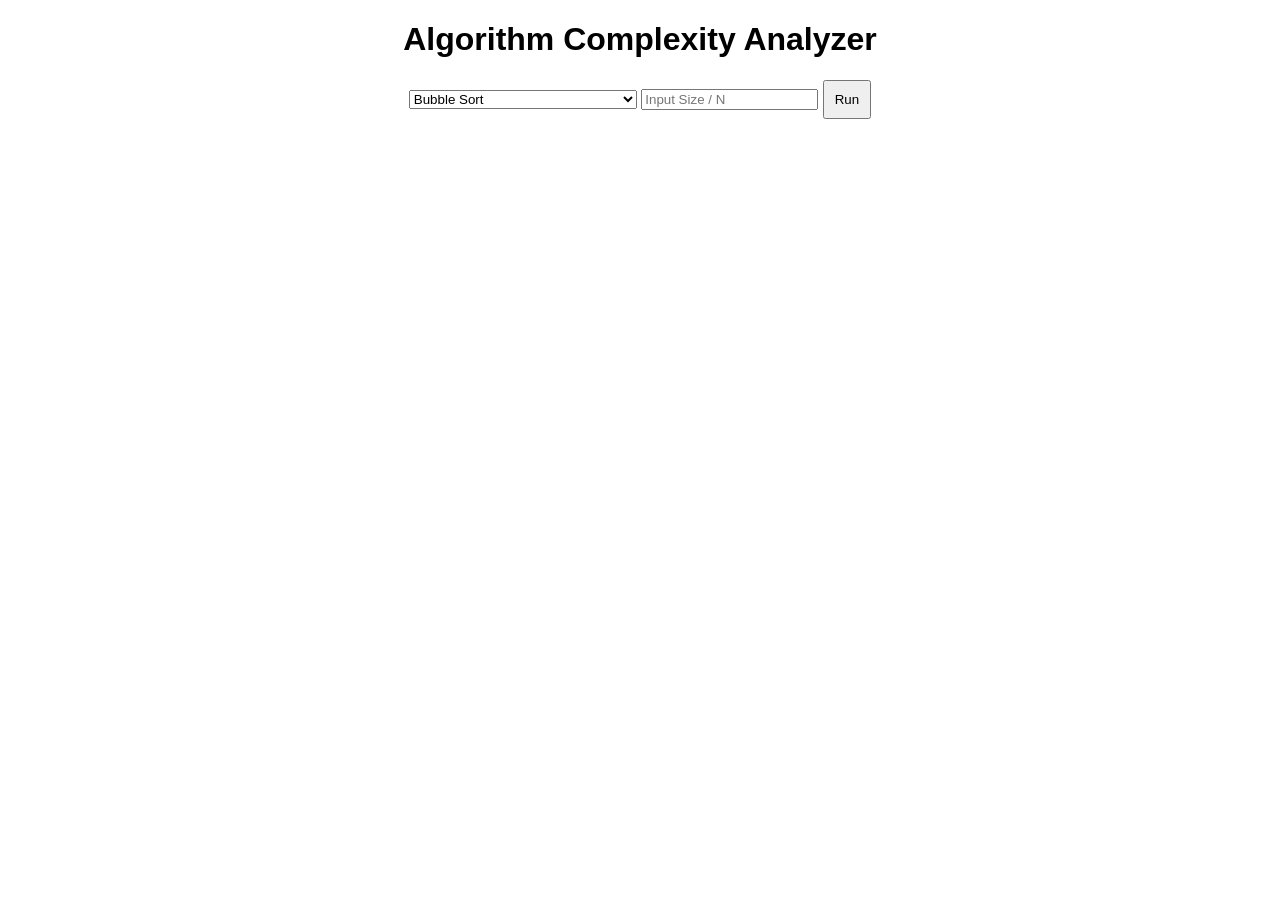
<file: frontend/index.html>
<!DOCTYPE html>
<html>
<head>
    <title>Complexity Analyzer</title>
    <link rel="stylesheet" href="style.css">
</head>
<body>

    <h1>Algorithm Complexity Analyzer</h1>

    <select id="algorithm">
        <option value="bubble">Bubble Sort</option>
        <option value="merge">Merge Sort</option>
        <option value="binary_search">Binary Search</option>
        <option value="linear_search">Linear Search</option>
        <option value="fib_recursive">Fibonacci (Recursive)</option>
        <option value="fib_dp">Fibonacci (Dynamic Programming)</option>
    </select>

    <input type="number" id="size" placeholder="Input Size / N">

    <button onclick="runAlgorithm()">Run</button>

    <p id="result"></p>

    <!-- Scripts -->
    <script src="algorithms.js"></script>
    <script src="script.js"></script>
</body>
</html>
</file>
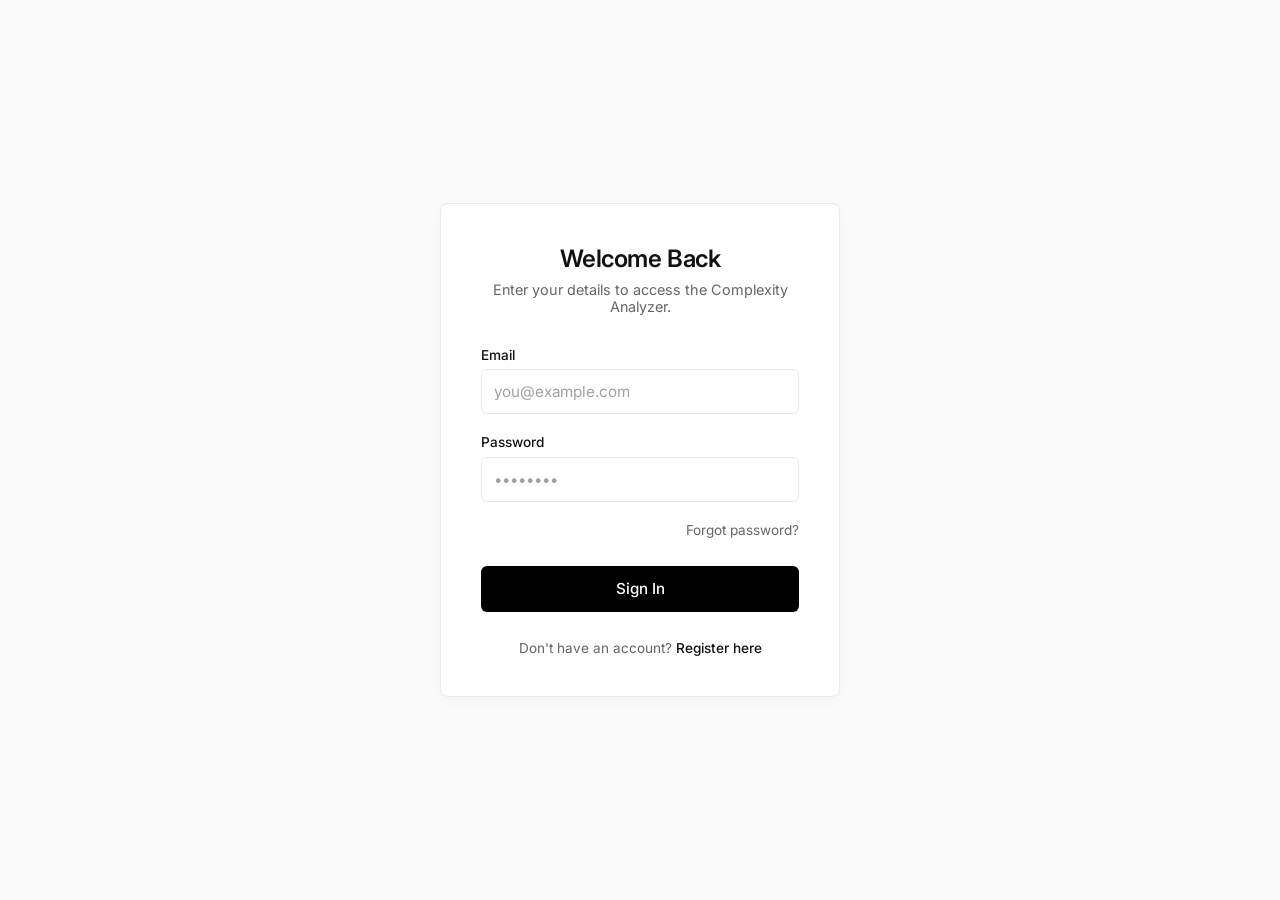
<file: frontend/pages/index.html>
<!DOCTYPE html>
<html lang="en">
<head>
    <meta charset="UTF-8">
    <meta name="viewport" content="width=device-width, initial-scale=1.0">
    <meta name="description" content="Login to Complexity Analyzer">
    <title>Login - Complexity Analyzer</title>
    
    <link rel="preconnect" href="https://fonts.googleapis.com">
    <link rel="preconnect" href="https://fonts.gstatic.com" crossorigin>
    <link href="https://fonts.googleapis.com/css2?family=Inter:wght@300;400;500;600&display=swap" rel="stylesheet">
    <link rel="stylesheet" href="../styles/login.css">
</head>
<body> <!-- Login and Registration Container -->
    <div class="login-container">
        <!-- Login View -->
        <div id="loginView">
            <div class="login-header">
                <h1>Welcome Back</h1>
                <p>Enter your details to access the Complexity Analyzer.</p>
            </div>
            
            <form id="loginForm" class="login-form">
                <div class="input-group">
                    <label for="email">Email</label>
                    <input type="email" id="email" name="email" placeholder="you@example.com" required>
                </div>
                
                <div class="input-group">
                    <label for="password">Password</label>
                    <input type="password" id="password" name="password" placeholder="••••••••" required>
                </div>
                
                <div class="form-actions">
                    <a href="#" class="forgot-password" id="showForgotBtn">Forgot password?</a>
                </div>
                
                <button type="submit" class="btn-login" id="loginBtn">Sign In</button>
            </form>
            
            <div class="register-prompt">
                <p>Don't have an account? <a href="#" id="showRegisterBtn">Register here</a></p>
            </div>
        </div>

        <!-- Register View -->
        <div id="registerView" style="display: none;">
            <div class="login-header">
                <h1>Create an Account</h1>
                <p>Sign up to start analyzing complexities.</p>
            </div>
            
            <form id="registerForm" class="login-form">
                <div class="input-group">
                    <label for="regName">Username</label>
                    <input type="text" id="regName" name="name" placeholder="Kurticles" required>
                </div>

                <div class="input-group">
                    <label for="regEmail">Email</label>
                    <input type="email" id="regEmail" name="email" placeholder="you@example.com" required>
                </div>
                
                <div class="input-group">
                    <label for="regPassword">Password</label>
                    <input type="password" id="regPassword" name="password" placeholder="••••••••" required>
                </div>

                <div class="input-group">
                    <label for="regConfirmPassword">Confirm Password</label>
                    <input type="password" id="regConfirmPassword" name="confirmPassword" placeholder="••••••••" required>
                </div>
                
                <button type="submit" class="btn-login" id="registerSubmitBtn">Register</button>
            </form>
            
            <div class="register-prompt">
                <p>Already have an account? <a href="#" id="showLoginBtn">Sign In</a></p>
            </div>
        </div>

        <!-- Forgot Password View -->
        <div id="forgotPasswordView" style="display: none;">
            <div class="login-header">
                <h1>Reset Password</h1>
                <p>Enter your email and a new password.</p>
            </div>
            
            <form id="forgotPasswordForm" class="login-form">
                <div class="input-group">
                    <label for="forgotEmail">Email</label>
                    <input type="email" id="forgotEmail" name="email" placeholder="you@example.com" required>
                </div>
                
                <div class="input-group">
                    <label for="forgotNewPassword">New Password</label>
                    <input type="password" id="forgotNewPassword" name="newPassword" placeholder="••••••••" required minlength="8">
                </div>

                <div class="input-group">
                    <label for="forgotConfirmPassword">Confirm New Password</label>
                    <input type="password" id="forgotConfirmPassword" name="confirmPassword" placeholder="••••••••" required minlength="8">
                </div>
                
                <button type="submit" class="btn-login" id="forgotSubmitBtn">Reset Password</button>
            </form>
            
            <div class="register-prompt">
                <p>Remember your password? <a href="#" id="showLoginFromForgotBtn">Sign In</a></p>
            </div>
        </div>

        <!-- Verification Pending View -->
        <div id="verificationPendingView" style="display: none;">
            <div class="login-header" style="text-align: center;">
                <div style="font-size: 3rem; margin-bottom: 0.75rem;">📧</div>
                <h1>Check Your Inbox</h1>
                <p>A verification link has been sent to <strong id="pendingEmail"></strong>. Please click the link in the email to activate your account.</p>
            </div>
            <div style="text-align: center; margin-top: 1rem;">
                <p style="font-size: 0.85rem; color: #94a3b8; margin-bottom: 0.75rem;">Didn't receive it? Check your spam folder, or</p>
                <button class="btn-login" id="resendVerificationBtn">Resend Verification Email</button>
            </div>
            <div class="register-prompt">
                <p>Already verified? <a href="#" id="showLoginFromVerifyBtn">Sign In</a></p>
            </div>
        </div>
    </div>

    <script type="module" src="../scripts/login.js"></script>
</body>
</html>
</file>
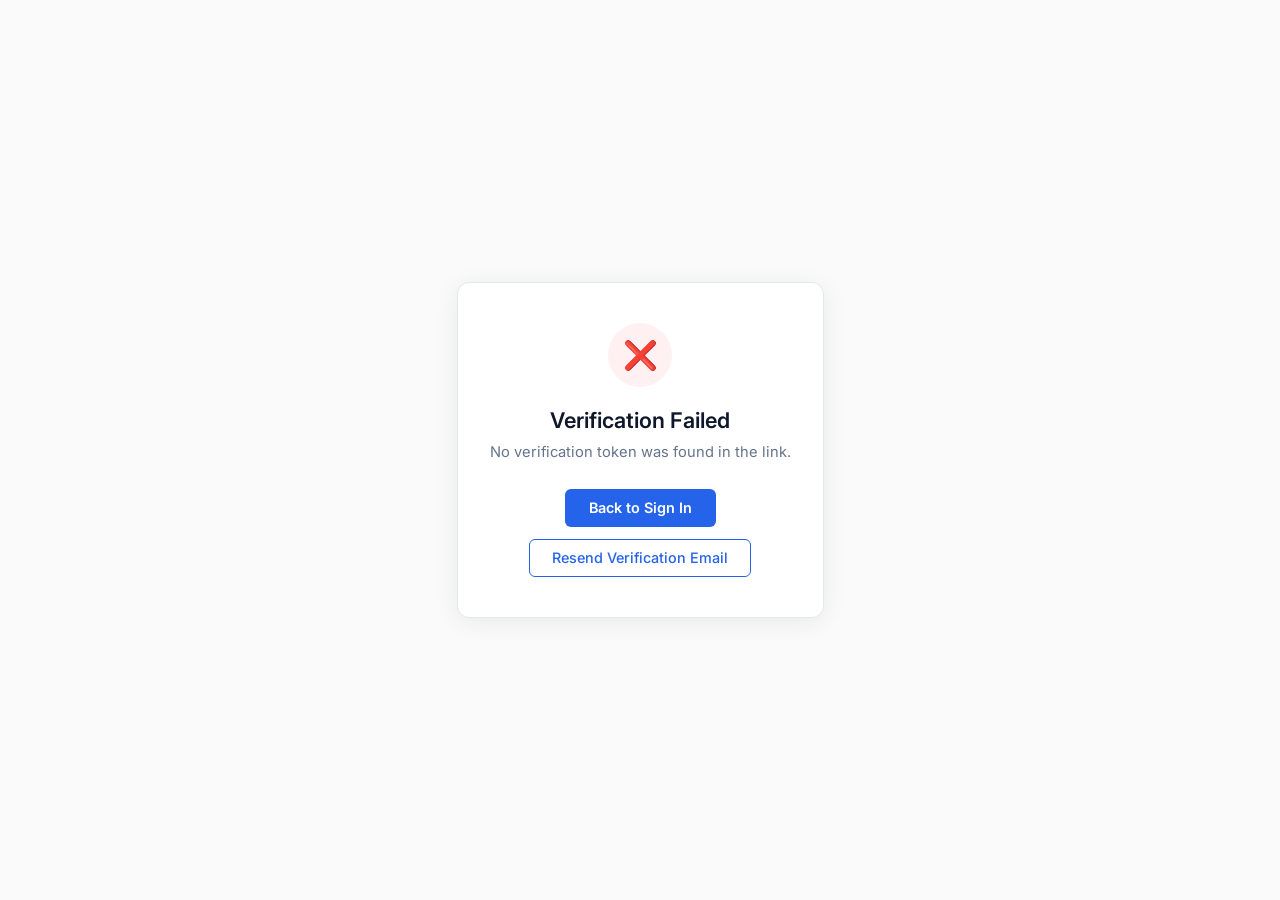
<file: frontend/pages/verify.html>
<!DOCTYPE html>
<html lang="en">

<head>
    <meta charset="UTF-8">
    <meta name="viewport" content="width=device-width, initial-scale=1.0">
    <title>Verify Email - Algorithm Complexity Analyzer</title>
    <link rel="preconnect" href="https://fonts.googleapis.com">
    <link rel="preconnect" href="https://fonts.gstatic.com" crossorigin>
    <link href="https://fonts.googleapis.com/css2?family=Inter:wght@300;400;500;600&display=swap" rel="stylesheet">
    <link rel="stylesheet" href="../styles/login.css">
    <style>
        .verify-container {
            display: flex;
            align-items: center;
            justify-content: center;
            min-height: 100vh;
            padding: 2rem;
        }

        .verify-card {
            background: #fff;
            border: 1px solid #e2e8f0;
            border-radius: 12px;
            padding: 2.5rem 2rem;
            max-width: 420px;
            width: 100%;
            text-align: center;
            box-shadow: 0 4px 24px rgba(0, 0, 0, 0.07);
        }

        .icon-wrap {
            width: 64px;
            height: 64px;
            border-radius: 50%;
            display: flex;
            align-items: center;
            justify-content: center;
            margin: 0 auto 1.25rem;
            font-size: 1.75rem;
        }

        .icon-wrap.loading {
            background: #eff6ff;
        }

        .icon-wrap.success {
            background: #f0fdf4;
        }

        .icon-wrap.error {
            background: #fff1f2;
        }

        .verify-card h1 {
            font-size: 1.35rem;
            font-weight: 600;
            margin-bottom: 0.5rem;
            color: #0f172a;
        }

        .verify-card p {
            color: #64748b;
            font-size: 0.92rem;
            line-height: 1.6;
        }

        .btn-verify {
            display: inline-block;
            margin-top: 1.5rem;
            padding: 0.65rem 1.5rem;
            background: #2563eb;
            color: #fff;
            border: none;
            border-radius: 6px;
            font-size: 0.9rem;
            font-weight: 600;
            cursor: pointer;
            text-decoration: none;
            transition: background 0.2s;
        }

        .btn-verify:hover {
            background: #1d4ed8;
        }

        .btn-resend {
            display: inline-block;
            margin-top: 0.75rem;
            padding: 0.6rem 1.4rem;
            background: transparent;
            color: #2563eb;
            border: 1px solid #2563eb;
            border-radius: 6px;
            font-size: 0.9rem;
            font-weight: 500;
            cursor: pointer;
            transition: all 0.2s;
        }

        .btn-resend:hover {
            background: #eff6ff;
        }

        .spinner {
            width: 32px;
            height: 32px;
            border: 3px solid #bfdbfe;
            border-top-color: #2563eb;
            border-radius: 50%;
            animation: spin 0.8s linear infinite;
        }

        @keyframes spin {
            to {
                transform: rotate(360deg);
            }
        }
    </style>
</head>

<body>
    <div class="verify-container">
        <div class="verify-card" id="verifyCard">
            <!-- State: Loading -->
            <div id="stateLoading">
                <div class="icon-wrap loading">
                    <div class="spinner"></div>
                </div>
                <h1>Verifying your email…</h1>
                <p>Please wait while we confirm your email address.</p>
            </div>

            <!-- State: Success (hidden initially) -->
            <div id="stateSuccess" style="display:none;">
                <div class="icon-wrap success">✅</div>
                <h1>Email Verified!</h1>
                <p>Your email address has been successfully verified. You can now sign in to your account.</p>
                <a href="login.html" class="btn-verify">Sign In</a>
            </div>

            <!-- State: Error (hidden initially) -->
            <div id="stateError" style="display:none;">
                <div class="icon-wrap error">❌</div>
                <h1>Verification Failed</h1>
                <p id="errorMessage">The link is invalid or has expired.</p>
                <a href="login.html" class="btn-verify">Back to Sign In</a>
                <br>
                <button class="btn-resend" id="resendFromVerifyBtn">Resend Verification Email</button>
            </div>
        </div>
    </div>

    <script>
        const VERIFY_ENDPOINT = 'http://localhost/algorithm-complexity-analyzer/backend/email/verify_email.php';
        const RESEND_ENDPOINT = 'http://localhost/algorithm-complexity-analyzer/backend/email/resend_verification.php';

        const params = new URLSearchParams(window.location.search);
        const token = params.get('token');

        async function verifyToken() {
            if (!token) {
                showError('No verification token was found in the link.');
                return;
            }

            try {
                /*
                // Comment out backend integrations for static site compatibility
                const res = await fetch(`${VERIFY_ENDPOINT}?token=${encodeURIComponent(token)}`);
                const data = await res.json();

                if (data.success) {
                    showSuccess();
                } else {
                    showError(data.error || 'Verification failed. Please try again.');
                }
                */

                // Local Storage Simulation
                const usersJson = localStorage.getItem('algorithm-analyzer-users');
                if (usersJson) {
                    const users = JSON.parse(usersJson);
                    let verifiedAny = false;
                    users.forEach(u => {
                        if (!u.verified) {
                            u.verified = true;
                            verifiedAny = true;
                        }
                    });
                    if (verifiedAny) {
                        localStorage.setItem('algorithm-analyzer-users', JSON.stringify(users));
                    }
                }
                showSuccess();
            } catch (e) {
                showError('A network error occurred. Please check your connection and try again.');
            }
        }

        function showSuccess() {
            document.getElementById('stateLoading').style.display = 'none';
            document.getElementById('stateSuccess').style.display = 'block';
        }

        function showError(msg) {
            document.getElementById('stateLoading').style.display = 'none';
            document.getElementById('errorMessage').textContent = msg;
            document.getElementById('stateError').style.display = 'block';
        }

        // Resend button — prompts for email and calls the resend endpoint
        document.getElementById('resendFromVerifyBtn').addEventListener('click', async () => {
            const email = prompt('Enter the email address you registered with:');
            if (!email) return;

            const btn = document.getElementById('resendFromVerifyBtn');
            btn.disabled = true;
            btn.textContent = 'Sending…';

            try {
                /*
                // Comment out backend integrations for static site compatibility
                const res = await fetch(RESEND_ENDPOINT, {
                    method: 'POST',
                    headers: { 'Content-Type': 'application/json' },
                    body: JSON.stringify({ email })
                });
                const data = await res.json();
                alert(data.message || data.error || 'Done.');
                */

                // Local Storage Simulation
                const usersJson = localStorage.getItem('algorithm-analyzer-users');
                let userExists = false;
                if (usersJson) {
                    const users = JSON.parse(usersJson);
                    userExists = users.some(u => u.email === email);
                }
                if (userExists) {
                    alert(`Simulated: A verification link has been resent to ${email}.`);
                } else {
                    alert('Email address not found.');
                }
            } catch (e) {
                alert('Network error. Please try again.');
            } finally {
                btn.disabled = false;
                btn.textContent = 'Resend Verification Email';
            }
        });

        // Run on page load
        verifyToken();
    </script>
</body>

</html>
</file>
<file: frontend/style.css>
body {
    font-family: Arial;
    text-align: center;
}

button {
    padding: 10px;
}
</file>
<file: frontend/styles/login.css>
:root {
    --primary-color: #000000;
    --primary-hover: #333333;
    --text-main: #111111;
    --text-muted: #666666;
    --bg-page: #fafafa;
    --bg-container: #ffffff;
    --border-color: #eaeaea;
}

* {
    box-sizing: border-box;
    margin: 0;
    padding: 0;
    font-family: 'Inter', -apple-system, BlinkMacSystemFont, "Segoe UI", Roboto, sans-serif;
}

body {
    min-height: 100vh;
    display: flex;
    justify-content: center;
    align-items: center;
    background-color: var(--bg-page);
    color: var(--text-main);
}

.login-container {
    background: var(--bg-container);
    border: 1px solid var(--border-color);
    border-radius: 8px;
    padding: 2.5rem;
    width: 100%;
    max-width: 400px;
    box-shadow: 0 4px 12px rgba(0, 0, 0, 0.03);
}

.login-header {
    margin-bottom: 2rem;
    text-align: center;
}

.login-header h1 {
    font-size: 1.5rem;
    font-weight: 600;
    margin-bottom: 0.5rem;
    letter-spacing: -0.02em;
}

.login-header p {
    color: var(--text-muted);
    font-size: 0.9rem;
}

.login-form {
    display: flex;
    flex-direction: column;
    gap: 1.25rem;
}

.input-group {
    display: flex;
    flex-direction: column;
    gap: 0.4rem;
}

.input-group label {
    font-size: 0.85rem;
    font-weight: 500;
    color: var(--text-main);
}

.input-group input {
    border: 1px solid var(--border-color);
    border-radius: 6px;
    padding: 0.75rem;
    font-size: 0.95rem;
    color: var(--text-main);
    background-color: var(--bg-container);
    transition: border-color 0.2s ease, box-shadow 0.2s ease;
}

.input-group input:focus {
    outline: none;
    border-color: var(--text-muted);
    box-shadow: 0 0 0 2px rgba(0, 0, 0, 0.05);
}

.input-group input::placeholder {
    color: #a0a0a0;
}

.form-actions {
    display: flex;
    justify-content: flex-end;
}

.forgot-password {
    color: var(--text-muted);
    font-size: 0.85rem;
    text-decoration: none;
    transition: color 0.2s;
}

.forgot-password:hover {
    color: var(--text-main);
}

.btn-login {
    background-color: var(--primary-color);
    color: #ffffff;
    border: none;
    border-radius: 6px;
    padding: 0.85rem;
    font-size: 0.95rem;
    font-weight: 500;
    cursor: pointer;
    transition: background-color 0.2s, transform 0.1s;
    margin-top: 0.5rem;
}

.btn-login:hover {
    background-color: var(--primary-hover);
}

.btn-login:active {
    transform: scale(0.98);
}

.register-prompt {
    margin-top: 1.75rem;
    text-align: center;
    font-size: 0.85rem;
    color: var(--text-muted);
}

.register-prompt a {
    color: var(--text-main);
    text-decoration: none;
    font-weight: 500;
}

.register-prompt a:hover {
    text-decoration: underline;
}
</file>
